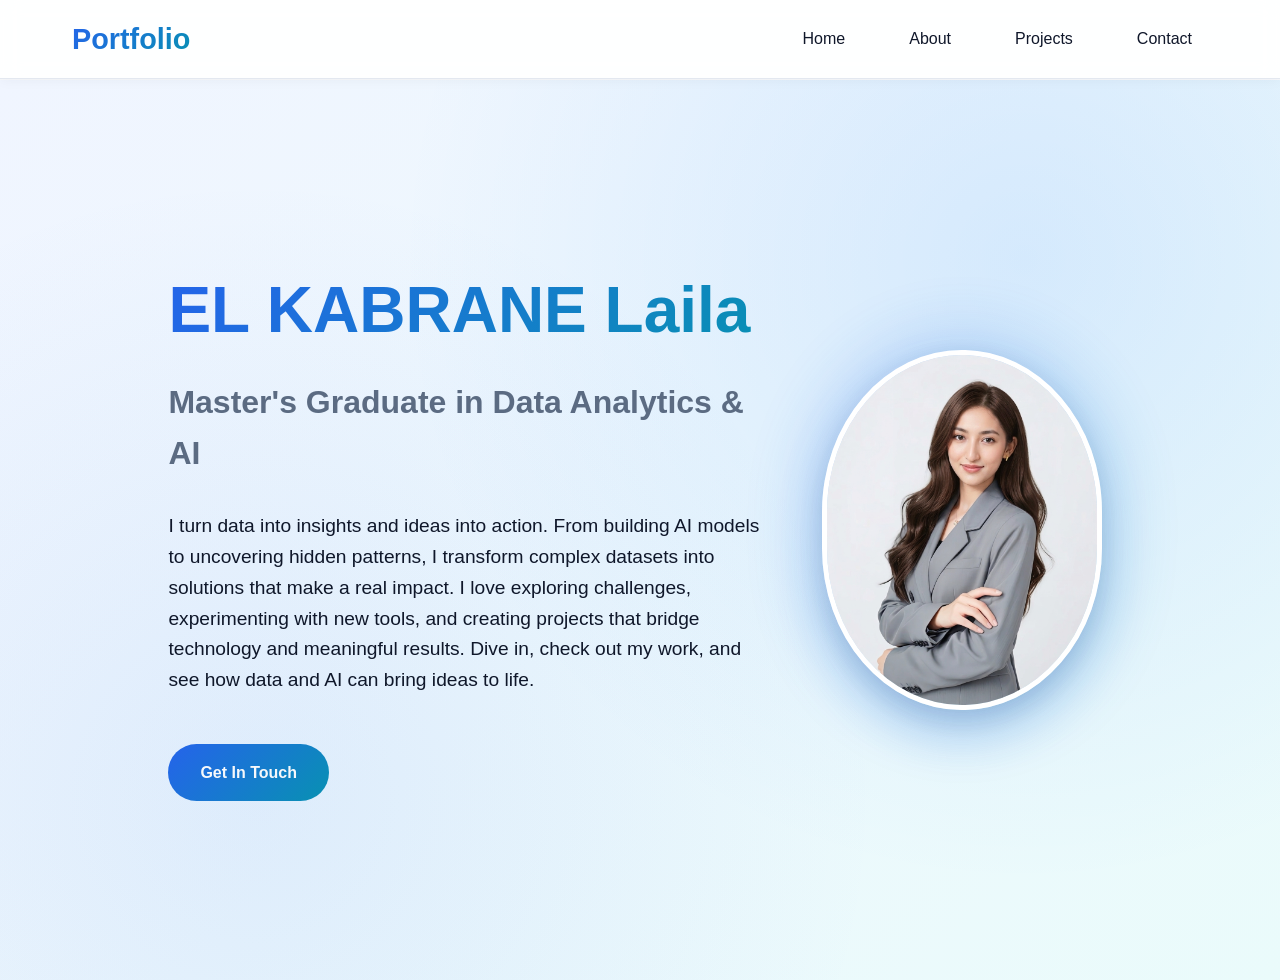
<file: index.html>
<!DOCTYPE html>
<html lang="en">
<head>
  <meta charset="UTF-8" />
  <meta name="viewport" content="width=device-width, initial-scale=1.0" />
  <title>EL KABRANE Laila- Portfolio</title>
     <style>
    /* Modal styles */
    .modal {
      display: none;
      position: fixed;
      z-index: 1000;
      left: 0;
      top: 0;
      width: 100%;
      height: 100%;
      overflow: auto;
      background-color: rgba(0, 0, 0, 0.9);
    }
    
    .modal-content {
      background-color: #ffffff;
      margin: 2% auto;
      padding: 2.5rem;
      border-radius: 12px;
      max-width: 1200px;
      width: 90%;
      position: relative;
      box-shadow: 0 20px 60px rgba(15, 23, 42, 0.25);
      color: #1e293b;
      max-height: 90vh;
      overflow-y: auto;
      border: 1px solid #e3e8f0;
    }
    
    .close-modal {
      position: absolute;
      top: 1.2rem;
      right: 1.8rem;
      font-size: 2.5rem;
      font-weight: bold;
      color: #94a3b8;
      cursor: pointer;
      transition: color 0.3s;
      z-index: 1001;
    }
    
    .close-modal:hover {
      color: var(--accent-cyan);
    }
    
    .project-screenshots {
      display: grid;
      grid-template-columns: repeat(auto-fit, minmax(300px, 1fr));
      gap: 1.5rem;
      margin: 2rem 0;
    }
    
    .screenshot {
      border-radius: 8px;
      overflow: hidden;
      box-shadow: 0 6px 16px rgba(0, 0, 0, 0.3);
      cursor: pointer;
      transition: transform 0.3s, box-shadow 0.3s;
    }
    
    .screenshot:hover {
      transform: translateY(-5px);
      box-shadow: 0 12px 20px rgba(0, 0, 0, 0.4);
    }
    
    .screenshot img {
      width: 100%;
      height: 200px;
      object-fit: cover;
      display: block;
    }
    
    .screenshot p {
      padding: 1rem;
      background: #f1f5f9;
      color: #334155;
      margin: 0;
      font-size: 0.9rem;
      text-align: center;
    }

    .project-video {
      margin: 2rem 0;
      border-radius: 12px;
      overflow: hidden;
      box-shadow: 0 15px 35px rgba(15, 23, 42, 0.15);
      border: 1px solid #e3e8f0;
    }

    .project-video video {
      width: 100%;
      max-height: 520px;
      display: block;
      background: #0f172a;
    }

    .project-video .video-caption {
      padding: 0.9rem 1rem;
      background: #f1f5f9;
      color: #334155;
      margin: 0;
      font-size: 0.9rem;
      text-align: center;
    }
    
    .project-details {
      margin-top: 2.5rem;
    }
    
    .feature-list {
      margin: 1.5rem 0;
      padding-left: 1.8rem;
      columns: 2;
      column-gap: 2rem;
    }
    
    .feature-list li {
      margin-bottom: 0.8rem;
      break-inside: avoid;
    }
    
    h2 {
      color: var(--reddit-blue);
      font-size: 2.2rem;
      margin-bottom: 0.5rem;
    }
    
    h3 {
      color: var(--reddit-blue);
      margin-top: 2rem;
      font-size: 1.5rem;
      
      padding-bottom: 0.5rem;
    }
    
    /* Lightbox styles */
    .lightbox {
      display: none;
      position: fixed;
      z-index: 2000;
      left: 0;
      top: 0;
      width: 100%;
      height: 100%;
      background-color: rgba(0, 0, 0, 0.95);
      text-align: center;
    }
    
    .lightbox-content {
      max-width: 90%;
      max-height: 80%;
      margin: 5% auto;
      display: block;
      border-radius: 8px;
      box-shadow: 0 0 25px rgba(0, 200, 200, 0.3);
    }
    
    .close-lightbox {
      position: absolute;
      top: 20px;
      right: 30px;
      color: #f1f1f1;
      font-size: 40px;
      font-weight: bold;
      cursor: pointer;
      transition: color 0.3s;
    }
    
    .close-lightbox:hover {
      color: var(--accent-cyan);
    }
    
    .lightbox-caption {
      color: #fff;
      font-size: 1.2rem;
      margin-top: 1rem;
    }
    
    /* Tech tags in modal */
    .modal-tech-tags {
      display: flex;
      flex-wrap: wrap;
      gap: 0.8rem;
      margin: 1.5rem 0;
    }
    
    .modal-tech-tag {
      background: linear-gradient(135deg, var(--accent-purple), var(--accent-cyan));
      color: white;
      padding: 0.5rem 1rem;
      border-radius: 20px;
      font-size: 0.9rem;
      font-weight: 600;
    }
    
    /* Responsive adjustments */
    @media (max-width: 768px) {
      .modal-content {
        padding: 1.5rem;
        width: 95%;
      }
      
      .project-screenshots {
        
        
  grid-template-columns: 1fr;
  
      }
      
      .feature-list {
        columns: 1;
      }
      
      .lightbox-content {
        max-width: 95%;
        max-height: 70%;
      }
    }
  </style>
  <link rel="stylesheet" href="style1.css" />
</head>

<body>
  <!-- Navigation -->
<nav class="navbar">
  <div class="nav-container">
    <div class="logo">Portfolio</div>
    <div class="nav-right">
      <ul class="nav-menu">
        <li><a href="#home" class="nav-link" onclick="showPage('home'); return false;" data-key="nav.home">Home</a></li>
        <li><a href="#about" class="nav-link" onclick="showPage('about'); return false;" data-key="nav.about">About</a></li>
        <li class="dropdown">
          <a class="nav-link" data-key="nav.projects">Projects</a>
          <ul class="dropdown-content">
            <li><a href="#university" onclick="showPage('university'); return false;" data-key="nav.university">University</a></li>
            <li><a href="#personal" onclick="showPage('personal'); return false;" data-key="nav.personal">Personal</a></li>
            <li><a href="#work" onclick="showPage('work'); return false;" data-key="nav.work">Work</a></li>
          </ul>
        </li>
        <li><a href="#contact" class="nav-link" onclick="showPage('contact'); return false;" data-key="nav.contact">Contact</a></li>
      </ul>
      <!-- <div class="language-selector">
        <button class="lang-btn active" onclick="setLanguage('en')" id="lang-en">EN</button>
        <button class="lang-btn" onclick="setLanguage('fr')" id="lang-fr">FR</button>
      </div> -->
    </div>
  </div>
</nav>

  <!-- Main Content -->
  <main class="main-content">
    <div id="home" class="page active">
      <section class="hero">
        <div class="container">
          <div class="hero-content">
            <div class="hero-text">
              <h1>EL KABRANE Laila</h1>
              <h2 data-key="hero.title">Master's Graduate in Data Analytics & AI</h2>
<p data-key="hero.description">
I turn data into insights and ideas into action. From building AI models to uncovering hidden patterns, I transform complex datasets into solutions that make a real impact. I love exploring challenges, experimenting with new tools, and creating projects that bridge technology and meaningful results. Dive in, check out my work, and see how data and AI can bring ideas to life.
</p>
              <a href="#contact" class="cta-button" onclick="showPage('contact'); return false;" data-key="hero.cta">Get In Touch</a>
            </div>
            <div class="hero-image">
              <div class="hero-photo-blob"></div>
              <img src="images/laila-photo.jpg" alt="Laila Elkabrane" class="hero-photo" />
            </div>
          </div>
        </div>
      </section>
    </div>

   <!-- About Page -->
<div id="about" class="page">
  <section class="section">
    <div class="container">
      <h2 class="section-title" data-key="about.title">About Me</h2>
      <p class="section-subtitle" data-key="about.subtitle">Turning data, AI, and code into impactful solutions</p>
      
      <div class="about-grid">
        <div class="about-text">
          <h3 data-key="about.story.title">My Story</h3>
          <p data-key="about.story.text1">I’m a Master’s graduate in Data Analytics and Artificial Intelligence from Ibn Zohr University, where I completed my final year project on an AI-powered LinkedIn growth assistant during an internship at Smartovate. Over the years, I’ve explored software development, web technologies, and AI, building projects that range from real-time object detection and AI painting systems to data-driven energy forecasts and cybersecurity platforms.</p>
          
          <p data-key="about.story.text2">I’m passionate about transforming raw data into meaningful insights and creating solutions that combine technical depth with practical impact. Every project I tackle is a chance to innovate and learn.</p>
        </div>
        
        <div class="about-text">
          <h3 data-key="about.what.title">What I Do</h3>
          <p data-key="about.what.text1">I specialize in AI/ML, data analytics, and full-stack development. I work with Python, Java, JavaScript, and modern web frameworks to design interactive applications, analyze complex datasets, and deploy scalable solutions.</p>
          
          <p data-key="about.what.text2">Beyond coding, I enjoy experimenting with emerging technologies, creating innovative projects, and contributing to the tech community by sharing knowledge and ideas.</p>
        </div>
      </div>

      <div class="skills-grid">
        <div class="skill-card">
          <h4 data-key="skills.frontend.title">Frontend Development</h4>
          <p data-key="skills.frontend.tech">HTML, CSS, JavaScript, React, Tailwind, Streamlit, Pygame</p>
        </div>
        
        <div class="skill-card">
          <h4 data-key="skills.backend.title">Backend & Databases</h4>
          <p data-key="skills.backend.tech">Python, Java, PHP, MySQL, PostgreSQL, SQLite, Supabase</p>
        </div>
        
        <div class="skill-card">
          <h4 data-key="skills.cloud.title">Cloud & Deployment</h4>
          <p data-key="skills.cloud.tech">Docker, Cloudflare Workers, Firebase, Hugging Face Spaces, Serverless Architecture</p>
        </div>
        
        <div class="skill-card">
          <h4 data-key="skills.emerging.title">AI & Data Analytics</h4>
          <p data-key="skills.emerging.tech">Machine Learning, Deep Learning, NLP, Computer Vision, Time Series Forecasting, Data Visualization (Matplotlib, Seaborn, Altair)</p>
        </div>
      </div>
    </div>
  </section>
</div>


    <!-- University Projects Page -->
    <div id="university" class="page">
      <section class="section">
        <div class="container">
          <h2 class="section-title" data-key="university.title">University Projects</h2>
          <p class="section-subtitle" data-key="university.subtitle">Academic excellence meets practical application</p>
          
          <div class="projects-grid">
            <div class="project-card">
              <div class="project-image">
                <img src="projects/cyberMentor/images/logoo.png" alt="Project Image" />
              </div>
              <div class="project-content">
                <h3 class="project-title" data-key="university.project1.title">CyberMentor – AI-Powered Cyber Attack Analysis & Defense Assistant</h3>
                <p class="project-description" data-key="university.project1.description">CyberMentor is an AI-powered system designed to detect and classify cyber attacks
  and provide automated defense recommendations. The project uses NLP and large
  language models to analyze security-related data and assist in improving
  cybersecurity decision-making.</p>
                <div class="project-tech">
                 <span class="tech-tag">Python</span>
                 <span class="tech-tag">NLP</span>
                 <span class="tech-tag">LLM</span>
                 <span class="tech-tag">RAG</span>
                 <span class="tech-tag">Cybersecurity</span>
                 <span class="tech-tag">Machine Learning</span>
                 <span class="tech-tag">Vector Database</span>
                </div>
                <div class="project-links">
                  
                  <a href="#"
   class="project-link"
   onclick="openProject('projects/cyberMentor/details.html'); return false;">
   View Details →
</a>
                </div>
              </div>
            </div>
            
            <div class="project-card">
              <div class="project-image">
                <img src="projects/elect/images/logoo.png" alt="Project Image" />
              </div>
              <div class="project-content">
                <h3 class="project-title" data-key="university.project2.title"> PredictEnergy-MA – Electricity Consumption Forecasting in Morocco</h3>
                <p class="project-description" data-key="university.project2.description">PredictEnergy-MA is a Big Data and AI project focused on forecasting electricity
    consumption in Morocco using historical energy and climate data processed through
    a Hadoop-based data pipeline.</p>
                <div class="project-tech">
    <span class="tech-tag">Python</span>
    <span class="tech-tag">Hadoop</span>
    <span class="tech-tag">HDFS</span>
    <span class="tech-tag">ETL</span>
    <span class="tech-tag">PySpark</span>
    <span class="tech-tag">Big Data</span>
    <span class="tech-tag">AI</span>
  </div>

                <div class="project-links">
                  
                  <a href="#"
   class="project-link"
   onclick="openProject('projects/elect/detaiils.html'); return false;">
   View Details →
</a>
                </div>
              </div>
            </div>
            
            <div class="project-card">
              <div class="project-image">
                <img src="projects/esp/images/logoo.png" alt="Project Image" />
              </div>
              <div class="project-content">
                <h3 class="project-title" data-key="university.project3.title">IoT Home Security System</h3>
                <p class="project-description" data-key="university.project3.description">A smart home security system combining IoT sensors with a serverless cloud
    backend. The system monitors environmental hazards, controls access securely,
    and provides a real-time admin dashboard for monitoring and alerts.</p>
                <div class="project-tech">
    <span class="tech-tag">ESP32</span>
    <span class="tech-tag">IoT</span>
    <span class="tech-tag">Cloud</span>
    <span class="tech-tag">Cloudflare Workers</span>
    <span class="tech-tag">Supabase</span>
    <span class="tech-tag">Firebase</span>
    <span class="tech-tag">React.js</span>
    <span class="tech-tag">Tailwind CSS</span>
  </div>

                <div class="project-links">
                  
                  <a href="#"
   class="project-link"
   onclick="openProject('projects/esp/details.html'); return false;">
   View Details →
</a>
                </div>
              </div>
            </div>
            <div class="project-card">
              <div class="project-image">
                <img src="projects/paint/images/logoo.png" alt="Project Image" />
              </div>

<div class="project-content">
  <h3 class="project-title">
    AI Painter – Gesture-Based Virtual Painting
  </h3>

  <p class="project-description">
    AI Painter is an interactive virtual painting system that allows users to draw
    on a digital canvas using hand gestures. Leveraging computer vision with
    OpenCV and MediaPipe, the system tracks hand movements in real time, supports
    tool selection via gestures, and enables an intuitive, hands-free creative experience.
  </p>

  <div class="project-tech">
    <span class="tech-tag">Python</span>
    <span class="tech-tag">OpenCV</span>
    <span class="tech-tag">MediaPipe</span>
    <span class="tech-tag">Computer Vision</span>
    <span class="tech-tag">Gesture Recognition</span>
  </div>

  <div class="project-links">
    
     <a href="#"
   class="project-link"
   onclick="openProject('projects/paint/details.html'); return false;">
   View Details →
</a>
  </div>
</div>
</div>

          </div>
        </div>
      </section>
    </div>

    <!-- Personal Projects Page -->
    <div id="personal" class="page">
      <section class="section">
        <div class="container">
          <h2 class="section-title" data-key="personal.title">Personal Projects</h2>
          <p class="section-subtitle" data-key="personal.subtitle">Passion projects that showcase creativity and innovation</p>
          
          <div class="projects-grid">
            <!-- Reddit Sentiment Intelligence Platform -->
            <div class="project-card">
              <div class="project-image">
                <img src="projects/reddit-sentiment/images/logoo.png" alt="Project Image" />
              </div>
              <div class="project-content">
                <h3 class="project-title">Reddit Sentiment Intelligence</h3>
                <p class="project-description">A comprehensive platform for analyzing sentiment trends across Reddit communities, tracking public opinion on various topics in real-time.</p>
                <div class="project-tech">
                  <span class="tech-tag">Python</span>
                  <span class="tech-tag">NLP</span>
                  <span class="tech-tag">Reddit API</span>
                  <span class="tech-tag">Data Visualization</span>
                </div>
                <div class="project-links">
                  <a href="#"
   class="project-link"
   onclick="openProject('projects/reddit-sentiment/details.html'); return false;">
   View Details →
</a>

                  
                </div>
              </div>
            </div>
            
            
            
            
            
            
          </div>
        </div>
      </section>
    </div>

    <!-- Work Projects Page -->
    <div id="work" class="page">
      <section class="section">
        <div class="container">
          <h2 class="section-title" data-key="work.title">Work Projects</h2>
          <p class="section-subtitle" data-key="work.subtitle">Professional solutions delivering real business value</p>
          
          <div class="projects-grid">
            <div class="project-card">
             <div class="project-image">
                <img src="projects/linkedin/images/logoo.png" alt="Project Image" />
              </div>

<div class="project-content">
  <h3 class="project-title">
    JobMarket – LinkedIn Professional Profiles Analysis
  </h3>

  <p class="project-description">
    JobMarket is a data engineering and analysis project focused on extracting trends
    and insights from professional profiles on LinkedIn in the maintenance and
    reliability sector. The system processes profile data, segments the market, and
    generates actionable insights using data analysis and machine learning techniques.
  </p>

  <div class="project-tech">
    <span class="tech-tag">Python</span>
    <span class="tech-tag">Data Engineering</span>
    <span class="tech-tag">Data Analysis</span>
    <span class="tech-tag">Machine Learning</span>
    <span class="tech-tag">Apify</span>
  </div>

  <div class="project-links">
    
    <a href="#"
   class="project-link"
   onclick="openProject('projects/linkedin/details1.html'); return false;">
   View Details →
</a>
  </div>
</div>

            </div>

            <!-- Subul IN - PFE Project -->
            <div class="project-card">
              <div class="project-image">
                <img src="projects/subulin/images/logoo.png" alt="Subul IN Demo" />
              </div>

<div class="project-content">
  <h3 class="project-title">
    Subul IN – AI-Powered LinkedIn Growth Assistant
  </h3>

  <p class="project-description">
    My final year project (PFE), built during my internship at Smartovate: an AI-powered Chrome
    extension that helps professionals grow their LinkedIn presence through AI-generated posts,
    profile optimization, gap analysis, connection scoring, and a RAG-based chat assistant.
  </p>

  <div class="project-tech">
    <span class="tech-tag">Chrome Extension</span>
    <span class="tech-tag">FastAPI</span>
    <span class="tech-tag">Azure OpenAI</span>
    <span class="tech-tag">LangGraph</span>
    <span class="tech-tag">RAG</span>
    <span class="tech-tag">NLP</span>
  </div>

  <div class="project-links">
    <a href="#"
   class="project-link"
   onclick="openProject('projects/subulin/details.html'); return false;">
   View Details →
</a>
  </div>
</div>
            </div>

            <!-- CV Booster -->
            <div class="project-card">
              <div class="project-image">
                <img src="projects/cvbooster/images/logoo.png" alt="CV Booster Project" />
              </div>

<div class="project-content">
  <h3 class="project-title">
    CV Booster – AI-Powered CV Optimization
  </h3>

  <p class="project-description">
    Built during my internship at Smartovate, alongside Subul IN: a 5-step tool that scores a CV
    against ATS criteria, auto-enriches it with the user's SUBUL labs and certifications, then
    boosts it into an ATS-optimized, recruiter-ready document in multiple formats.
  </p>

  <div class="project-tech">
    <span class="tech-tag">Python</span>
    <span class="tech-tag">FastAPI</span>
    <span class="tech-tag">Azure OpenAI</span>
    <span class="tech-tag">ATS Scoring</span>
  </div>

  <div class="project-links">
    <a href="#"
   class="project-link"
   onclick="openProject('projects/cvbooster/details.html'); return false;">
   View Details →
</a>
  </div>
</div>
            </div>
            
          
          </div>
        </div>
      </section>
    </div>

    <!-- Contact Page -->
    <!-- Contact Page -->
<div id="contact" class="page">
  <section class="section">
    <div class="container">
      <h2 class="section-title" data-key="contact.title">Get In Touch</h2>
      <p class="section-subtitle" data-key="contact.subtitle">Let's connect and create something impactful</p>
      
      <div class="contact-grid">
        <div class="contact-info">
          <h3 style="color: var(--accent-cyan); margin-bottom: 2rem;" data-key="contact.info.title">Contact Information</h3>
          
          <div class="contact-item">
            <h4 data-key="contact.info.email">Email</h4>
            <p>lailaelkabrane@gmail.com</p>
          </div>
          
          <div class="contact-item">
            <h4 data-key="contact.info.phone">Phone</h4>
            <p>+212 6 15 99 72 91</p>
          </div>
          
          <div class="contact-item">
            <h4 data-key="contact.info.location">Location</h4>
            <p>Agadir, Morocco</p>
          </div>
          
          <div class="contact-item">
            <h4>LinkedIn</h4>
            <p>linkedin.com/in/lailaelkabrane</p>
          </div>
          
          <div class="contact-item">
            <h4>GitHub</h4>
            <p>github.com/lailaelkabrane</p>
          </div>
          
          <div class="contact-item">
            <h4 data-key="contact.info.response_time">Response Time</h4>
            <p data-key="contact.info.response_text">Usually within 24 hours</p>
          </div>
        </div>
        <div class="contact-placeholder">
  <p>          </p>
  <p>          </p>
  <p>          </p>
  <p>          </p>
  <p>          </p>
  <p>          </p>
  <img src="contact-us.webp" alt="Contact illustration" style="width:100%;max-width:800px;">
  <p class="section-subtitle" >    Feel free to reach out via email, LinkedIn, or GitHub!</p>
</div>

      </div>
    </div>
  </section>
</div>

  </main> 
  <div id="project-modal" class="modal">
  <div class="modal-content" id="modal-body">
    <span class="close-modal" onclick="closeModal('project-modal')">&times;</span>
    <!-- Project content will be injected here -->
  </div>
</div>

  <!-- Lightbox for images -->
  <div id="lightbox" class="lightbox">
    <span class="close-lightbox" onclick="closeLightbox()">&times;</span>
    <img class="lightbox-content" id="lightbox-img">
    <div id="lightbox-caption" class="lightbox-caption"></div>
  </div>
        
        
 

                       

  

    <script src="script.js"></script>
  

</body>
</html>
</file>
<file: style1.css>
* {
    margin: 0;
    padding: 0;
    box-sizing: border-box;
}

:root {
    /* Bright, professional data/AI palette.
       Variable names are kept for compatibility with existing rules,
       but values below define a light theme (navy/blue/teal on white). */
    --primary-black: #f6f8fb;      /* page background (light) */
    --secondary-black: #ffffff;    /* card / navbar background (white) */
    --accent-cyan: #0891b2;        /* teal accent */
    --accent-blue: #2563eb;        /* primary blue accent */
    --white: #0f172a;              /* primary text (dark navy) */
    --gray-light: #5b6b82;         /* secondary / muted text */
    --gray-dark: #1e293b;
    --border-soft: #e3e8f0;
    --gradient-tech: linear-gradient(135deg, #2563eb 0%, #0891b2 100%);
    --gradient-dark: linear-gradient(135deg, #f0f5ff 0%, #eafbfb 100%);
    --bg-dark: #f6f8fb;
    --bg-card: #ffffff;
    --text-primary: #0f172a;
    --text-secondary: #5b6b82;
    --accent-purple: #6d28d9;
    --accent-pink: #db2777;
    --reddit-orange: #FF4500;
    --reddit-blue: #1d4ed8;
    --trend_color: #d97706;

}
.project-image img {
  width: 100%;       /* makes image scale to card width */
  height: auto;      /* keeps aspect ratio */
  object-fit: cover; /* crops nicely if needed */
  border-radius: 10px; /* optional: rounded corners */
  max-width: 250px;  /* controls max width */
  margin: 0 auto;    /* centers image */
  display: block;
}

body {
    font-family: 'Segoe UI', Tahoma, Geneva, Verdana, sans-serif;
    background: var(--primary-black);
    color: var(--white);
    line-height: 1.6;
    overflow-x: hidden;
}

/* Navigation */
.navbar {
    position: fixed;
    top: 0;
    width: 100%;
    background: rgba(255, 255, 255, 0.9);
    backdrop-filter: blur(10px);
    z-index: 1000;
    padding: 1rem 0;
    border-bottom: 1px solid var(--border-soft);
    box-shadow: 0 2px 12px rgba(15, 23, 42, 0.04);
}

.nav-container {
    max-width: 1200px;
    margin: 0 auto;
    display: flex;
    justify-content: space-between;
    align-items: center;
    padding: 0 2rem;
}

.logo {
    font-size: 1.8rem;
    font-weight: bold;
    background: var(--gradient-tech);
    -webkit-background-clip: text;
    -webkit-text-fill-color: transparent;
    background-clip: text;
}

/* Create a flex container for nav-menu and language selector */
.nav-right {
    display: flex;
    align-items: center;
    gap: 2rem;
}

.nav-menu {
    display: flex;
    list-style: none;
    gap: 2rem;
    margin: 0;
}

.nav-menu li {
    position: relative;
}

.nav-link {
    color: var(--white);
    text-decoration: none;
    font-weight: 500;
    transition: all 0.3s ease;
    position: relative;
    padding: 0.5rem 1rem;
    display: block;
}

.nav-link:hover {
    color: var(--accent-cyan);
    transform: translateY(-2px);
}

.nav-link::after {
    content: '';
    position: absolute;
    bottom: -5px;
    left: 50%;
    width: 0;
    height: 2px;
    background: var(--gradient-tech);
    transition: all 0.3s ease;
    transform: translateX(-50%);
}

.nav-link:hover::after {
    width: 100%;
}

/* Language Selector */
.language-selector {
    display: flex;
    gap: 0.5rem;
    margin: 0;
}

.lang-btn {
    padding: 0.5rem 0.7rem;
    background: transparent;
    border: 1px solid var(--accent-cyan);
    color: var(--accent-cyan);
    border-radius: 20px;
    cursor: pointer;
    transition: all 0.3s ease;
    font-size: 0.9rem;
    min-width: auto;
    line-height: 1;
}

.lang-btn.active {
    background: var(--accent-cyan);
    color: var(--primary-black);
}

.lang-btn:hover {
    background: var(--accent-cyan);
    color: var(--primary-black);
}

/* Dropdown styling */
.dropdown {
    position: relative;
}

.dropdown-content {
    display: none;
    position: absolute;
    top: 100%;
    left: 0;
    background: #ffffff;
    min-width: 200px;
    border-radius: 12px;
    box-shadow: 0 15px 35px rgba(15, 23, 42, 0.12), 0 5px 15px rgba(15, 23, 42, 0.06);
    z-index: 1000;
    list-style: none;
    padding: 8px 0;
    margin: 0;
    margin-top: 5px;
    opacity: 0;
    transform: translateY(-10px);
    transition: all 0.3s cubic-bezier(0.68, -0.55, 0.265, 1.55);
    border: 1px solid var(--border-soft);
    backdrop-filter: blur(10px);
}

/* Add invisible bridge to prevent dropdown from disappearing */
.dropdown-content::after {
    content: '';
    position: absolute;
    top: -10px;
    left: 0;
    right: 0;
    height: 10px;
    background: transparent;
}

.dropdown-content::before {
    content: '';
    position: absolute;
    top: -8px;
    left: 20px;
    width: 0;
    height: 0;
    border-left: 8px solid transparent;
    border-right: 8px solid transparent;
    border-bottom: 8px solid #ffffff;
}

/* Remove underline for dropdown parent */
.dropdown > .nav-link::after {
    display: none !important;
}

.dropdown-content li {
    width: 100%;
    margin: 4px 0;
}

.dropdown-content a {
    color: var(--text-primary);
    padding: 12px 20px;
    text-decoration: none;
    display: block;
    transition: all 0.3s ease;
    border-radius: 8px;
    margin: 0 8px;
    position: relative;
    font-weight: 400;
    backdrop-filter: blur(5px);
}

.dropdown-content a::before {
    content: '';
    position: absolute;
    left: 0;
    top: 50%;
    transform: translateY(-50%);
    width: 3px;
    height: 0;
    background: var(--gradient-tech);
    border-radius: 2px;
    transition: height 0.3s ease;
}

.dropdown-content a:hover {
    background: linear-gradient(135deg, rgba(37, 99, 235, 0.08), rgba(8, 145, 178, 0.08));
    color: var(--accent-blue);
    transform: translateX(8px);
    box-shadow: 0 5px 15px rgba(37, 99, 235, 0.12);
}

.dropdown-content a:hover::before {
    height: 20px;
}

/* Show dropdown on hover with animation */
.dropdown:hover .dropdown-content {
    display: block;
    opacity: 1;
    transform: translateY(0);
}

/* Main Content */
.main-content {
    margin-top: 80px;
    min-height: 100vh;
}

.page {
    display: none;
    padding: 4rem 0;
}

.page.active {
    display: block;
}

#home.page {
    padding: 0;
}

.container {
    max-width: 1200px;
    margin: 0 auto;
    padding: 0 2rem;
}

/* Hero Section */
.hero {
    background: var(--gradient-dark);
    min-height: 100vh;
    display: flex;
    align-items: center;
    position: relative;
    overflow: hidden;
}

.hero::before {
    content: '';
    position: absolute;
    top: 0;
    left: 0;
    right: 0;
    bottom: 0;
    background: 
        radial-gradient(circle at 20% 80%, rgba(37, 99, 235, 0.08) 0%, transparent 50%),
        radial-gradient(circle at 80% 20%, rgba(0, 102, 255, 0.1) 0%, transparent 50%);
    z-index: 1;
}

.hero-content {
    position: relative;
    z-index: 2;
    display: flex;
    align-items: center;
    justify-content: space-between;
    gap: 3rem;
    flex-wrap: wrap;
}

.hero-text {
    flex: 1 1 480px;
}

.hero-image {
    flex: 0 0 300px;
    position: relative;
    display: flex;
    justify-content: center;
    align-items: center;
}

.hero-photo-blob {
    position: absolute;
    width: 320px;
    height: 400px;
    background: var(--gradient-tech);
    opacity: 0.18;
    border-radius: 50% / 45%;
    filter: blur(30px);
    z-index: 0;
}

.hero-photo {
    position: relative;
    z-index: 1;
    width: 280px;
    height: 360px;
    object-fit: cover;
    border-radius: 50% / 45%;
    border: 5px solid #ffffff;
    box-shadow: 0 25px 50px rgba(37, 99, 235, 0.2), 0 10px 25px rgba(15, 23, 42, 0.12);
    animation: floatPhoto 4s ease-in-out infinite;
}

@keyframes floatPhoto {
    0%, 100% { transform: translateY(0px); }
    50% { transform: translateY(-16px); }
}

.hero h1 {
    font-size: 4rem;
    margin-bottom: 1rem;
    background: var(--gradient-tech);
    -webkit-background-clip: text;
    -webkit-text-fill-color: transparent;
    background-clip: text;
    animation: fadeInUp 1s ease;
}

.hero h2 {
    font-size: 2rem;
    color: var(--gray-light);
    margin-bottom: 2rem;
    animation: fadeInUp 1s ease 0.2s both;
}

.hero p {
    font-size: 1.2rem;
    max-width: 600px;
    margin-bottom: 3rem;
    animation: fadeInUp 1s ease 0.4s both;
}

.cta-button {
    display: inline-block;
    background: var(--gradient-tech);
    color: var(--primary-black);
    padding: 1rem 2rem;
    text-decoration: none;
    font-weight: bold;
    border-radius: 50px;
    transition: all 0.3s ease;
    animation: fadeInUp 1s ease 0.6s both;
}

.cta-button:hover {
    transform: translateY(-3px);
    box-shadow: 0 10px 30px rgba(37, 99, 235, 0.28);
}

/* Section Styles */
.section {
    padding: 4rem 0;
}

.section-title {
    font-size: 3rem;
    margin-bottom: 3rem;
    text-align: center;
    background: var(--gradient-tech);
    -webkit-background-clip: text;
    -webkit-text-fill-color: transparent;
    background-clip: text;
}

.section-subtitle {
    font-size: 1.5rem;
    color: var(--gray-light);
    text-align: center;
    margin-bottom: 4rem;
}

/* About Section */
.about-grid {
    display: grid;
    grid-template-columns: 1fr 1fr;
    gap: 4rem;
    align-items: center;
    margin-bottom: 4rem;
}

.about-text {
    font-size: 1.1rem;
    line-height: 1.8;
}

.about-text h3 {
    color: var(--accent-cyan);
    margin-bottom: 1rem;
}

.skills-grid {
    display: grid;
    grid-template-columns: repeat(auto-fit, minmax(250px, 1fr));
    gap: 2rem;
    margin-top: 3rem;
}

.skill-card {
    background: var(--secondary-black);
    padding: 2rem;
    border-radius: 15px;
    border: 1px solid rgba(37, 99, 235, 0.14);
    transition: all 0.3s ease;
}

.skill-card:hover {
    transform: translateY(-5px);
    border-color: var(--accent-cyan);
    box-shadow: 0 10px 30px rgba(37, 99, 235, 0.14);
}

.skill-card h4 {
    color: var(--accent-cyan);
    margin-bottom: 1rem;
}

/* Projects Grid */
.projects-grid {
    display: grid;
    /* This ensures cards are ALWAYS 400px wide */
    grid-template-columns: repeat(auto-fit, 500px); 
    gap: 3rem;
    margin-top: 3rem;
    justify-content: center;
}


.project-card {
    background: var(--secondary-black);
    border-radius: 15px;
    overflow: hidden;
    border: 1px solid  rgba(37, 99, 235, 0.14);
    transition: all 0.3s ease;
}

.project-card:hover {
    transform: translateY(-10px);
    box-shadow: 0 20px 40px rgba(37, 99, 235, 0.28);
}

.project-image {
    width: 100%;
    height: 200px;
    background: var(--gradient-tech);
    display: flex;
    align-items: center;
    justify-content: center;
    font-size: 3rem;
    color: var(--primary-black);
}

.project-content {
    padding: 2rem;
}

.project-title {
    font-size: 1.5rem;
    margin-bottom: 1rem;
    color: var(--accent-cyan);
}

.project-description {
    margin-bottom: 1rem;
    color: var(--gray-light);
}

.project-tech {
    display: flex;
    flex-wrap: wrap;
    gap: 0.5rem;
    margin-bottom: 1.5rem;
}

.tech-tag {
    background: rgba(37, 99, 235, 0.08);
    color: var(--accent-cyan);
    padding: 0.3rem 0.8rem;
    border-radius: 20px;
    font-size: 0.8rem;
    border: 1px solid rgba(37, 99, 235, 0.28);
}

.project-links {
    display: flex;
    gap: 1rem;
}

.project-link {
    color: var(--accent-cyan);
    text-decoration: none;
    font-weight: 500;
    transition: all 0.3s ease;
}

.project-link:hover {
    color: var(--white);
    transform: translateX(5px);
}

/* Contact Section */
.contact-grid {
    display: grid;
    grid-template-columns: 1fr 1fr;
    gap: 4rem;
    margin-top: 3rem;
}

.contact-info {
    background: var(--secondary-black);
    padding: 3rem;
    border-radius: 15px;
    border: 1px solid rgba(37, 99, 235, 0.14);
}

.contact-item {
    margin-bottom: 2rem;
}

.contact-item h4 {
    color: var(--accent-cyan);
    margin-bottom: 0.5rem;
}

.contact-form {
    background: var(--secondary-black);
    padding: 3rem;
    border-radius: 15px;
    border: 1px solid rgba(37, 99, 235, 0.14);
}

.form-group {
    margin-bottom: 2rem;
}

.form-group label {
    display: block;
    margin-bottom: 0.5rem;
    color: var(--accent-cyan);
}

.form-group input,
.form-group textarea {
    width: 100%;
    padding: 1rem;
    background: var(--primary-black);
    border: 1px solid rgba(37, 99, 235, 0.28);
    border-radius: 8px;
    color: var(--white);
    font-size: 1rem;
    transition: all 0.3s ease;
}

.form-group input:focus,
.form-group textarea:focus {
    outline: none;
    border-color: var(--accent-cyan);
    box-shadow: 0 0 10px rgba(37, 99, 235, 0.28);
}

.submit-btn {
    background: var(--gradient-tech);
    color: var(--primary-black);
    padding: 1rem 2rem;
    border: none;
    border-radius: 50px;
    font-weight: bold;
    cursor: pointer;
    transition: all 0.3s ease;
}

.submit-btn:hover {
    transform: translateY(-3px);
    box-shadow: 0 10px 30px rgba(37, 99, 235, 0.28);
}

/* Animations */
@keyframes fadeInUp {
    from {
        opacity: 0;
        transform: translateY(50px);
    }
    to {
        opacity: 1;
        transform: translateY(0);
    }
}

.animate-on-scroll {
    opacity: 0;
    transform: translateY(30px);
    transition: all 0.6s ease;
}

.animate-on-scroll.visible {
    opacity: 1;
    transform: translateY(0);
}

/* Responsive Design */
@media (max-width: 768px) {
    .nav-menu {
        display: none;
    }
    
    .hero h1 {
        font-size: 2.5rem;
    }
    
    .hero h2 {
        font-size: 1.5rem;
    }
    
    .about-grid,
    .contact-grid {
        grid-template-columns: 1fr;
    }
    
    .projects-grid {
        grid-template-columns: 1fr;
    }
    
    .container {
        padding: 0 1rem;
    }

    .hero-content {
        flex-direction: column-reverse;
        text-align: center;
        gap: 2rem;
    }

    .hero-image {
        flex: 0 0 auto;
    }

    .hero-photo {
        width: 200px;
        height: 260px;
    }

    .hero-photo-blob {
        width: 230px;
        height: 290px;
    }

    .hero p {
        max-width: 100%;
    }
}
</file>
